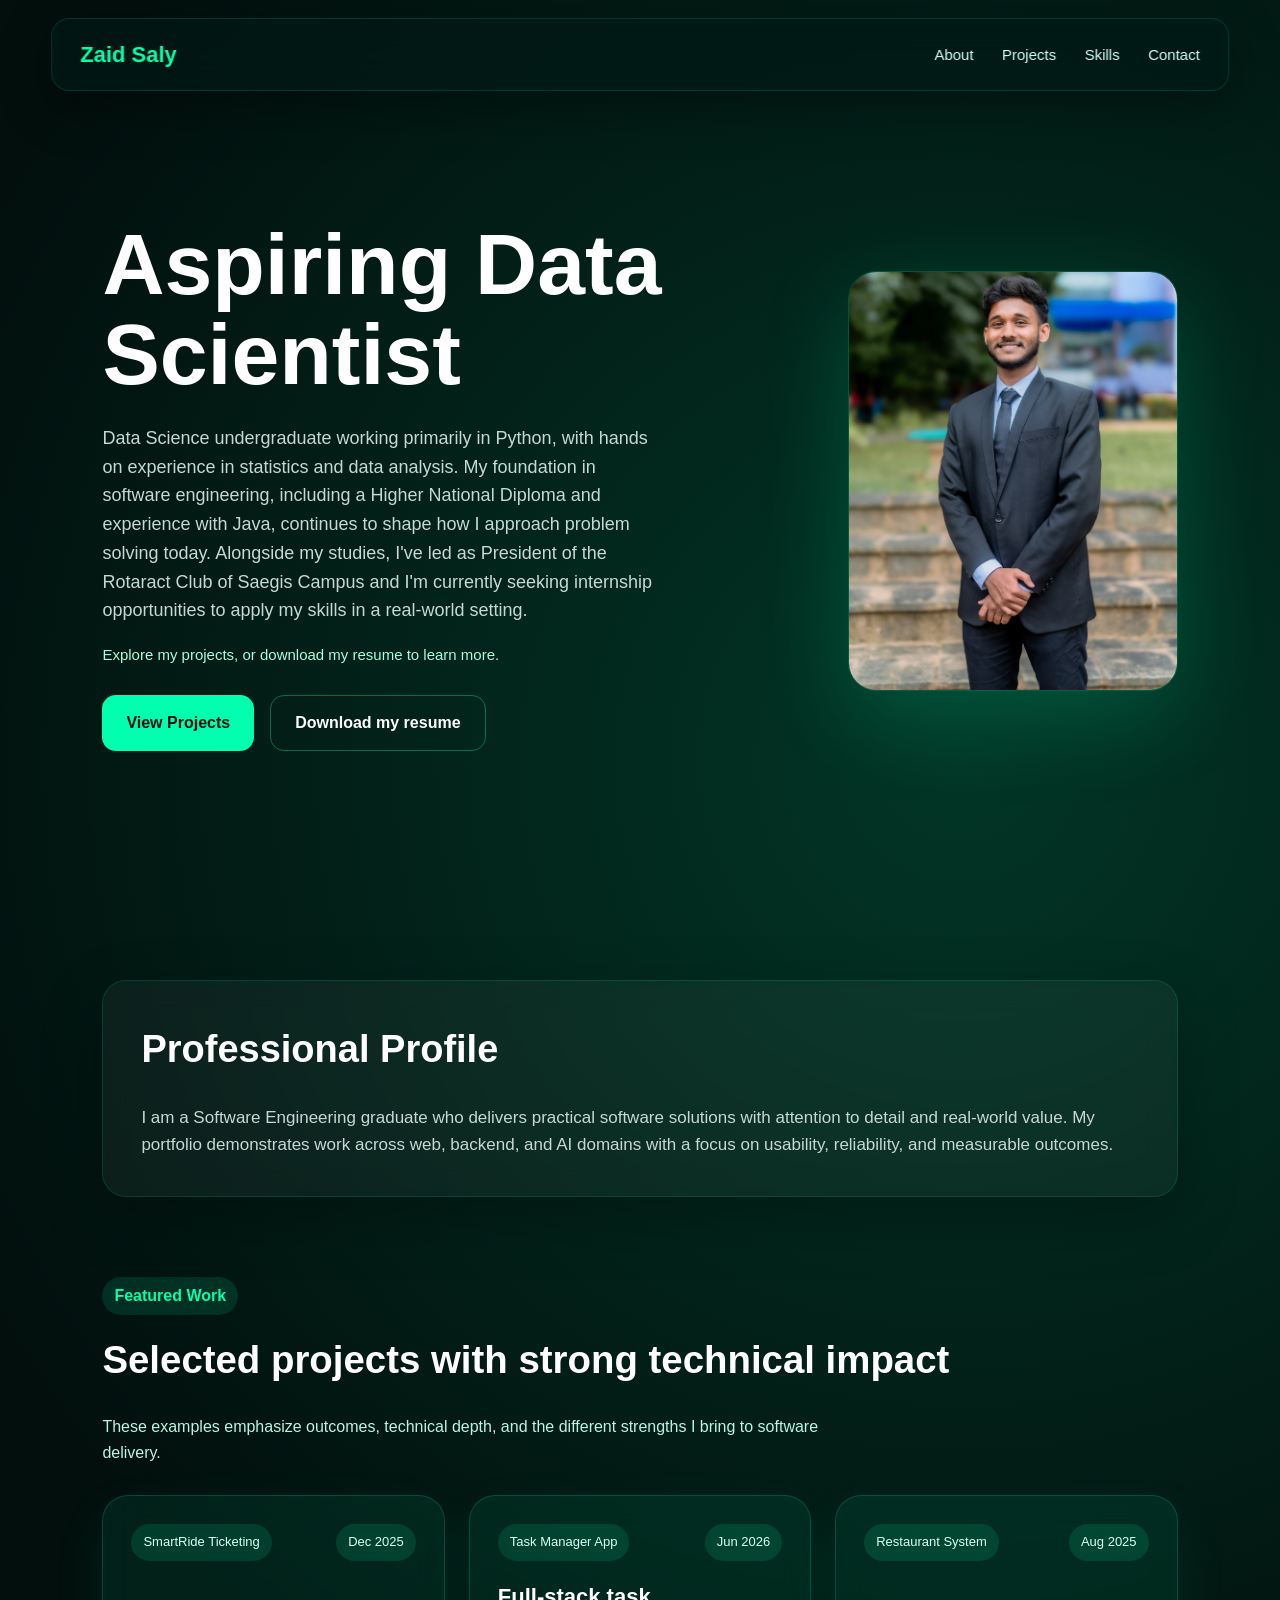
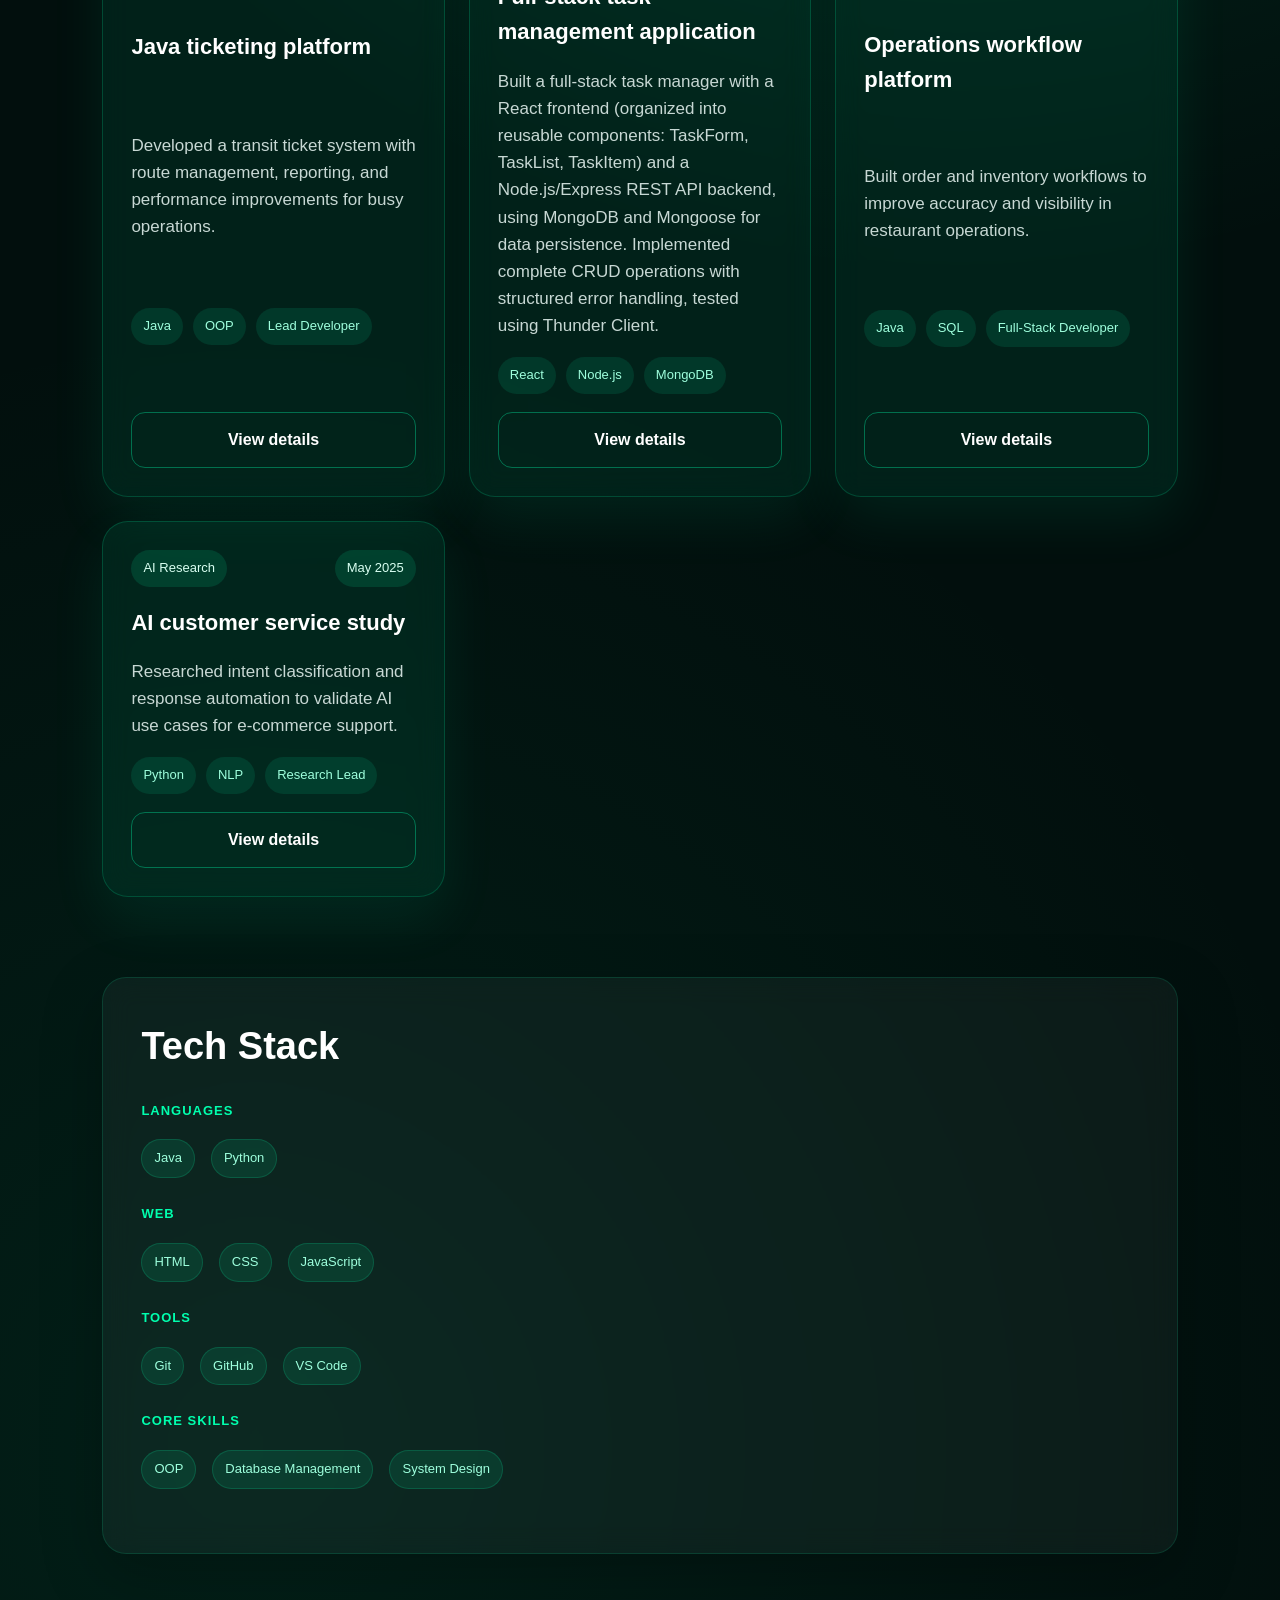
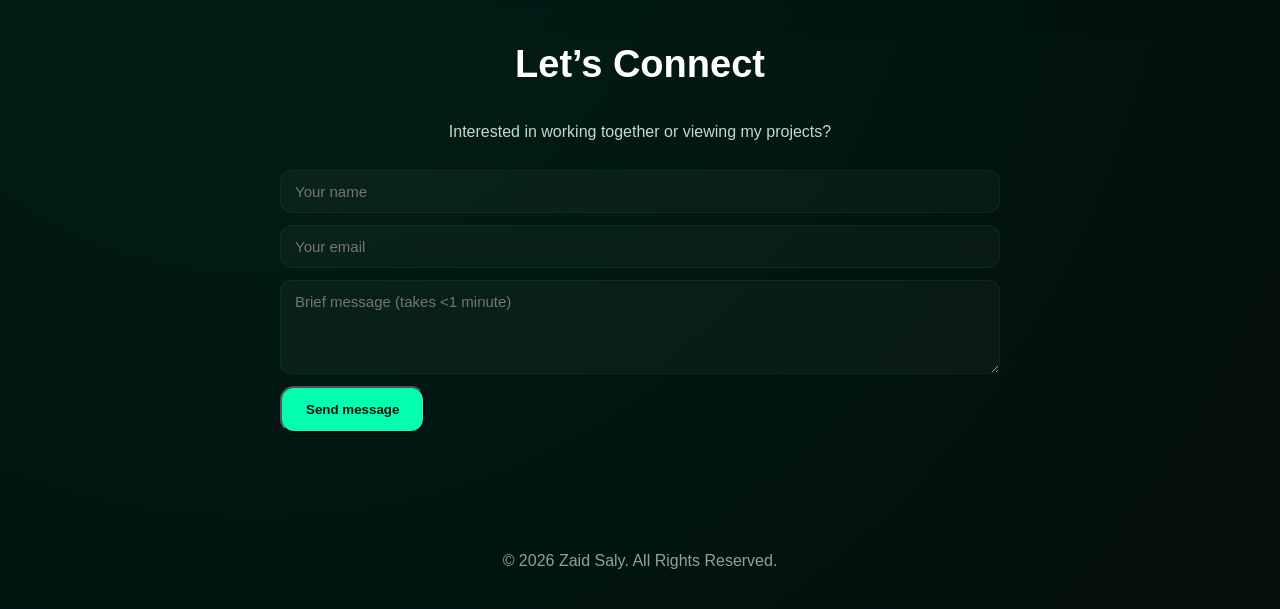
<file: index.html>
<!DOCTYPE html>
<html lang="en">
<head>
  <meta charset="UTF-8" />
  <meta name="viewport" content="width=device-width, initial-scale=1.0" />
  <title>Zaid Saly | Portfolio</title>
  <link rel="stylesheet" href="style.css" />
</head>
<body>

  <nav class="navbar">
    <div class="logo">Zaid Saly</div>
    <div class="nav-links">
      <a href="#about">About</a>
      <a href="#projects">Projects</a>
      <a href="#skills">Skills</a>
      <a href="#contact">Contact</a>
    </div>
  </nav>

  <section class="hero">
    <div class="hero-content">
    
      <h1>Aspiring Data Scientist</h1>
      <p class="hero-text">
Data Science undergraduate working primarily in Python, with hands on experience in statistics and data analysis. My foundation in software engineering, including a Higher National Diploma and experience with Java, continues to shape how I approach problem solving today. Alongside my studies, I've led as President of the Rotaract Club of Saegis Campus and I'm currently seeking internship opportunities to apply my skills in a real-world setting.      </p>
      <p class="hero-note">Explore my projects, or download my resume to learn more.
</p>

      <div class="hero-buttons">
        <a href="#projects" class="btn primary">View Projects</a>
        <a href="cv.pdf" class="btn secondary" download>Download my resume</a>
      </div>
    </div>

    <div class="hero-image">
      <img src="profile.jpg" alt="Zaid Saly" />
    </div>
  </section>

  <section id="about" class="section card">
    <h2>Professional Profile</h2>
    <p>
      I am a Software Engineering graduate who delivers practical software solutions with attention to detail and real-world value. My portfolio demonstrates work across web, backend, and AI domains with a focus on usability, reliability, and measurable outcomes.
    </p>
  </section>

  <section id="projects" class="section featured">
    <div class="featured-header">
      <div>
        <span class="featured-badge">Featured Work</span>
        <h2>Selected projects with strong technical impact</h2>
      </div>
      <p>These examples emphasize outcomes, technical depth, and the different strengths I bring to software delivery.</p>
    </div>

    <div class="featured-grid">
      <article class="featured-card card">
        <div class="featured-card-top">
          <span class="project-label">SmartRide Ticketing</span>
          <span class="project-date">Dec 2025</span>
        </div>
        <h3>Java ticketing platform</h3>
        <p>Developed a transit ticket system with route management, reporting, and performance improvements for busy operations.</p>
        <div class="project-card-meta">
          <span>Java</span>
          <span>OOP</span>
          <span>Lead Developer</span>
        </div>
        <a href="smartride.html" class="btn secondary">View details</a>
      </article>

      <article class="featured-card card">
  <div class="featured-card-top">
    <span class="project-label">Task Manager App</span>
    <span class="project-date">Jun 2026</span>
  </div>
  <h3>Full-stack task management application</h3>
  <p>Built a full-stack task manager with a React frontend (organized into reusable components: TaskForm, TaskList, TaskItem) and a Node.js/Express REST API backend, using MongoDB and Mongoose for data persistence. Implemented complete CRUD operations with structured error handling, tested using Thunder Client.</p>
  <div class="project-card-meta">
    <span>React</span>
    <span>Node.js</span>
    <span>MongoDB</span>
  </div>
  <a href="taskmanager.html" class="btn secondary">View details</a>
</article>

      <article class="featured-card card">
        <div class="featured-card-top">
          <span class="project-label">Restaurant System</span>
          <span class="project-date">Aug 2025</span>
        </div>
        <h3>Operations workflow platform</h3>
        <p>Built order and inventory workflows to improve accuracy and visibility in restaurant operations.</p>
        <div class="project-card-meta">
          <span>Java</span>
          <span>SQL</span>
          <span>Full-Stack Developer</span>
        </div>
        <a href="restaurant.html" class="btn secondary">View details</a>
      </article>

      <article class="featured-card card">
        <div class="featured-card-top">
          <span class="project-label">AI Research</span>
          <span class="project-date">May 2025</span>
        </div>
        <h3>AI customer service study</h3>
        <p>Researched intent classification and response automation to validate AI use cases for e-commerce support.</p>
        <div class="project-card-meta">
          <span>Python</span>
          <span>NLP</span>
          <span>Research Lead</span>
        </div>
        
        <a href="ai-research.html" class="btn secondary">View details</a>
      </article>
    </div>

  </section>

  <section id="skills" class="section card">
    <h2>Tech Stack</h2>

    <div class="skills-category">
      <h3>Languages</h3>
      <div class="skills">
        <span>Java</span>
        <span>Python</span>
      </div>
    </div>

    <div class="skills-category">
      <h3>Web</h3>
      <div class="skills">
        <span>HTML</span>
        <span>CSS</span>
        <span>JavaScript</span>
      </div>
    </div>

    <div class="skills-category">
      <h3>Tools</h3>
      <div class="skills">
        <span>Git</span>
        <span>GitHub</span>
        <span>VS Code</span>
      </div>
    </div>

    <div class="skills-category">
      <h3>Core Skills</h3>
      <div class="skills">
        <span>OOP</span>
        <span>Database Management</span>
        <span>System Design</span>
      </div>
    </div>
  </section>

  <section id="contact" class="section contact">
    <h2>Let’s Connect</h2>
    <p>Interested in working together or viewing my projects?</p>

    <form id="contact-form" class="contact-form" novalidate>
      <input type="text" id="cf-name" name="name" placeholder="Your name" required />
      <input type="email" id="cf-email" name="email" placeholder="Your email" required />
      <textarea id="cf-message" name="message" placeholder="Brief message (takes <1 minute)" rows="4" required></textarea>

      <div class="form-actions">
        <button type="submit" class="btn primary">Send message</button>
      </div>
    </form>

    
  </section>

  <footer>
    <p>© 2026 Zaid Saly. All Rights Reserved.</p>
  </footer>

  <script src="script.js"></script>
</body>
</html>
</file>
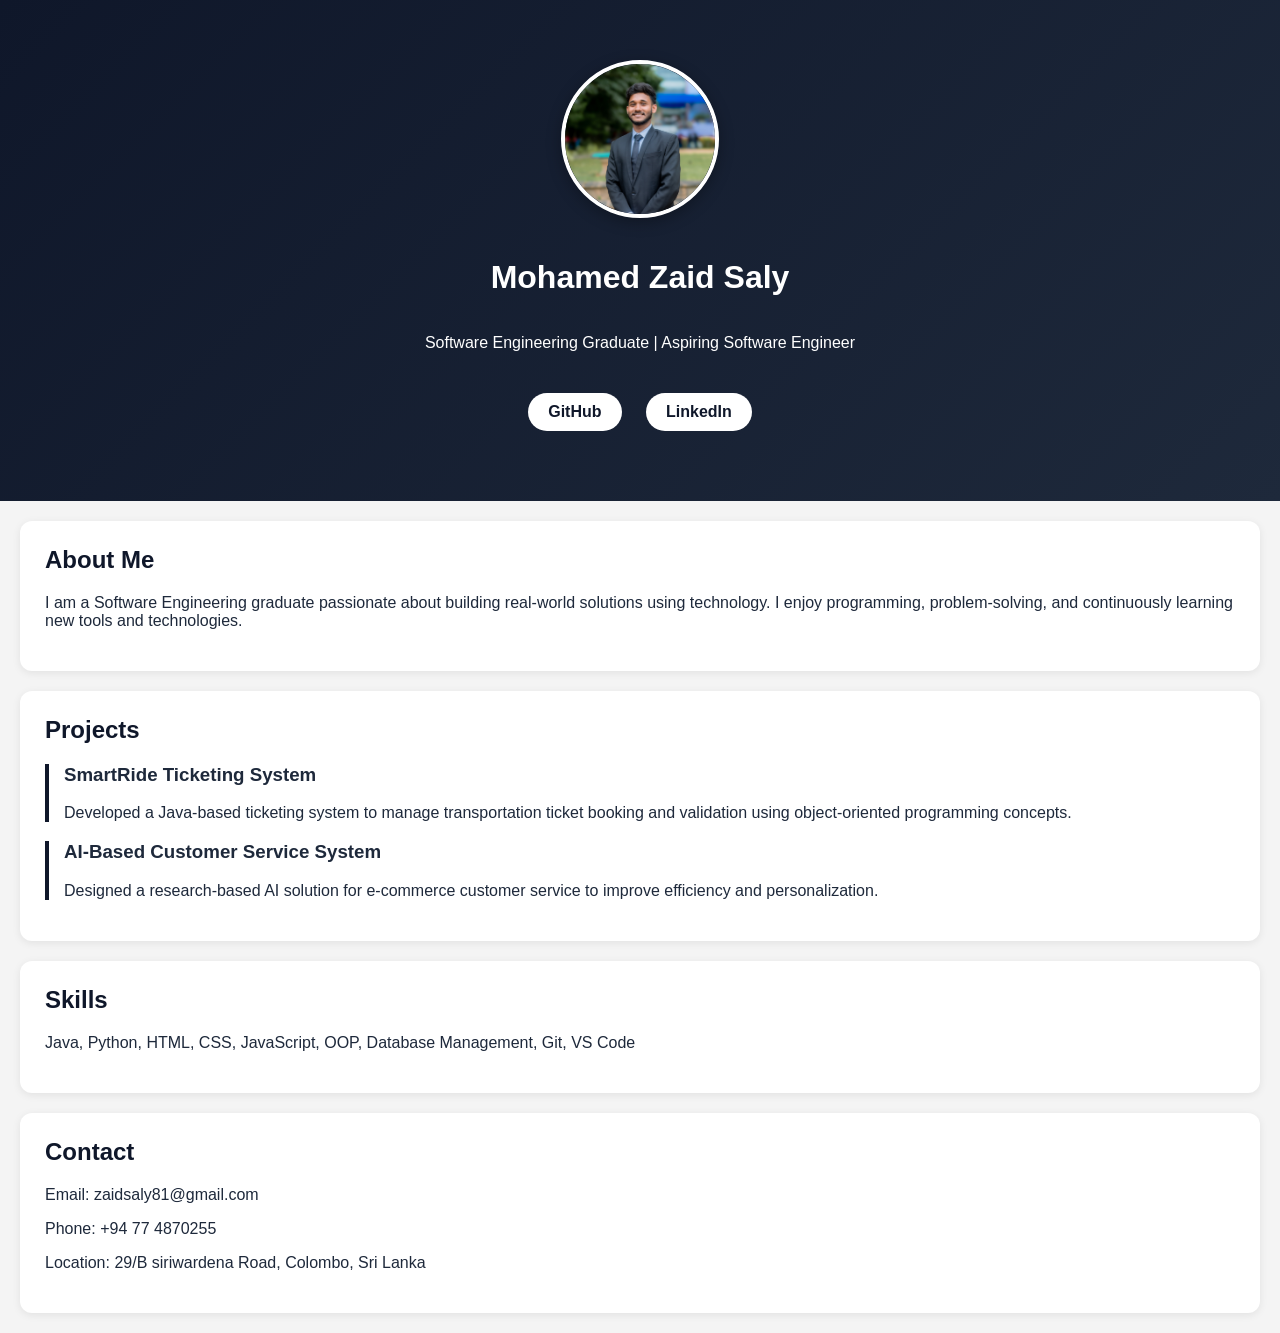
<file: Zaid Portfolio/index.html>
<!DOCTYPE html>
<html lang="en">
<head>
    <meta charset="UTF-8">
    <meta name="viewport" content="width=device-width, initial-scale=1.0">
    <title>Zaid Saly Portfolio</title>
    <link rel="stylesheet" href="style.css">
</head>
<body>

   <header class="hero">
    <div class="hero-content">
        <img src="profile.jpg" alt="Mohamed Zaid Saly" class="profile-pic">

        <h1>Mohamed Zaid Saly</h1>
        <p>Software Engineering Graduate | Aspiring Software Engineer</p>

        <div class="buttons">
           <a href="https://github.com/zaidsaly21" target="_blank" class="btn">GitHub</a>
           <a href="https://www.linkedin.com/in/zaidsaly" target="_blank" class="btn">LinkedIn</a>

        </div>
    </div>
</header>

    <section>
        <h2>About Me</h2>
        <p>I am a Software Engineering graduate passionate about building real-world solutions using technology. I enjoy programming, problem-solving, and continuously learning new tools and technologies.</p>
    </section>

    <section>
        <h2>Projects</h2>

        <div class="project">
            <h3>SmartRide Ticketing System</h3>
            <p>Developed a Java-based ticketing system to manage transportation ticket booking and validation using object-oriented programming concepts.</p>
        </div>

        <div class="project">
            <h3>AI-Based Customer Service System</h3>
            <p>Designed a research-based AI solution for e-commerce customer service to improve efficiency and personalization.</p>
        </div>
    </section>

    <section>
        <h2>Skills</h2>
        <p>Java, Python, HTML, CSS, JavaScript, OOP, Database Management, Git, VS Code</p>
    </section>

    <section>
        <h2>Contact</h2>
        <p>Email: zaidsaly81@gmail.com</p>
        <p>Phone: +94 77 4870255</p>
        <p>Location: 29/B siriwardena Road, Colombo, Sri Lanka</p>
    </section>

</body>
</html>
</file>
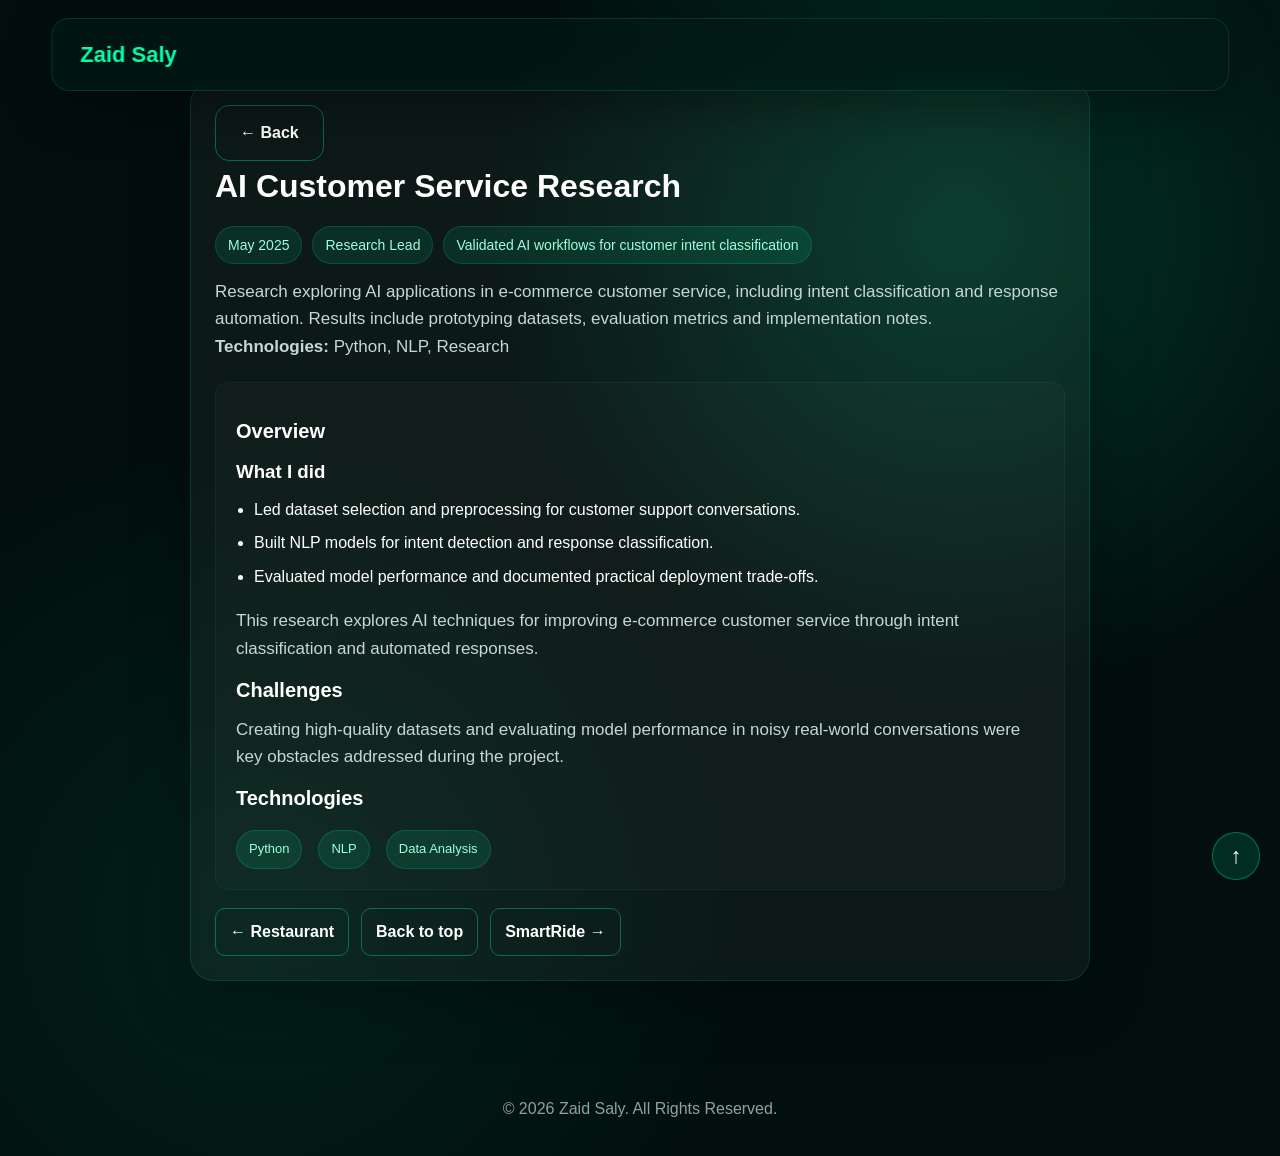
<file: ai-research.html>
<!DOCTYPE html>
<html lang="en">
<head>
  <meta charset="utf-8" />
  <meta name="viewport" content="width=device-width, initial-scale=1" />
  <title>AI Customer Service Research — Zaid Saly</title>
  <link rel="stylesheet" href="style.css" />
</head>
<body id="top">
  <nav class="navbar">
    <div class="logo">Zaid Saly</div>
  </nav>

  <main class="card" style="max-width:900px;margin:80px auto;padding:24px;">
    <a href="index.html" class="btn secondary">← Back</a>
    <h1>AI Customer Service Research</h1>
    <div class="project-meta">
      <span>May 2025</span>
      <span>Research Lead</span>
      <span>Validated AI workflows for customer intent classification</span>
    </div>
    <p>
      Research exploring AI applications in e-commerce customer service, including
      intent classification and response automation. Results include prototyping
      datasets, evaluation metrics and implementation notes.
    </p>
    <p><strong>Technologies:</strong> Python, NLP, Research</p>
    <section class="project-details">
      <h2>Overview</h2>
      <div class="project-summary">
        <h3>What I did</h3>
        <ul>
          <li>Led dataset selection and preprocessing for customer support conversations.</li>
          <li>Built NLP models for intent detection and response classification.</li>
          <li>Evaluated model performance and documented practical deployment trade-offs.</li>
        </ul>
      </div>
      <p>
        This research explores AI techniques for improving e-commerce customer
        service through intent classification and automated responses.
      </p>

      <h2>Challenges</h2>
      <p>
        Creating high-quality datasets and evaluating model performance in noisy real-world
        conversations were key obstacles addressed during the project.
      </p>

      <h2>Technologies</h2>
      <div class="skills">
        <span>Python</span>
        <span>NLP</span>
        <span>Data Analysis</span>
      </div>

    </section>
    <nav class="project-nav">
      <a href="restaurant.html" class="btn secondary" aria-label="Previous project: Restaurant Management System">← Restaurant</a>
      <a href="#top" class="btn secondary" aria-label="Back to top">Back to top</a>
      <a href="smartride.html" class="btn secondary" aria-label="Next project: SmartRide Ticketing System">SmartRide →</a>
    </nav>
  </main>

  <footer>
    <p>© 2026 Zaid Saly. All Rights Reserved.</p>
  </footer>
  <a href="#top" class="back-to-top" aria-label="Back to top">↑</a>
</body>
</html>
</file>
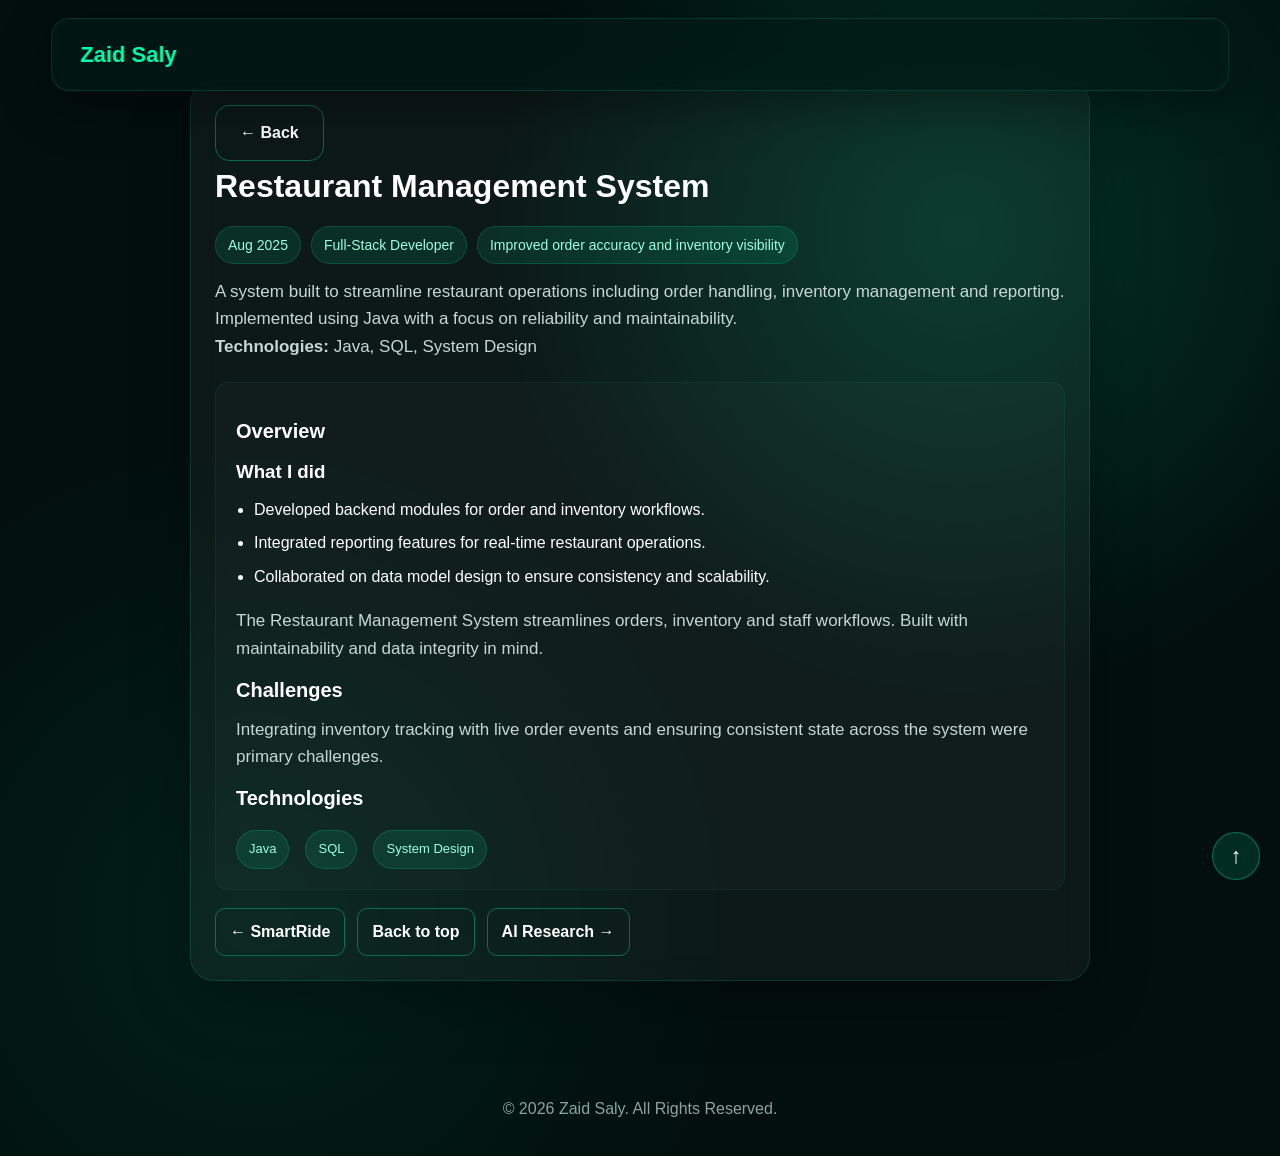
<file: restaurant.html>
<!DOCTYPE html>
<html lang="en">
<head>
  <meta charset="utf-8" />
  <meta name="viewport" content="width=device-width, initial-scale=1" />
  <title>Restaurant Management System — Zaid Saly</title>
  <link rel="stylesheet" href="style.css" />
</head>
<body id="top">
  <nav class="navbar">
    <div class="logo">Zaid Saly</div>
  </nav>

  <main class="card" style="max-width:900px;margin:80px auto;padding:24px;">
    <a href="index.html" class="btn secondary">← Back</a>
    <h1>Restaurant Management System</h1>
    <div class="project-meta">
      <span>Aug 2025</span>
      <span>Full-Stack Developer</span>
      <span>Improved order accuracy and inventory visibility</span>
    </div>
    <p>
      A system built to streamline restaurant operations including order handling,
      inventory management and reporting. Implemented using Java with a focus on
      reliability and maintainability.
    </p>
    <p><strong>Technologies:</strong> Java, SQL, System Design</p>
    <section class="project-details">
      <h2>Overview</h2>
      <div class="project-summary">
        <h3>What I did</h3>
        <ul>
          <li>Developed backend modules for order and inventory workflows.</li>
          <li>Integrated reporting features for real-time restaurant operations.</li>
          <li>Collaborated on data model design to ensure consistency and scalability.</li>
        </ul>
      </div>
      <p>
        The Restaurant Management System streamlines orders, inventory and staff
        workflows. Built with maintainability and data integrity in mind.
      </p>

      <h2>Challenges</h2>
      <p>
        Integrating inventory tracking with live order events and ensuring consistent
        state across the system were primary challenges.
      </p>

      <h2>Technologies</h2>
      <div class="skills">
        <span>Java</span>
        <span>SQL</span>
        <span>System Design</span>
      </div>

    </section>
    <nav class="project-nav">
      <a href="smartride.html" class="btn secondary" aria-label="Previous project: SmartRide Ticketing System">← SmartRide</a>
      <a href="#top" class="btn secondary" aria-label="Back to top">Back to top</a>
      <a href="ai-research.html" class="btn secondary" aria-label="Next project: AI Customer Service Research">AI Research →</a>
    </nav>
  </main>

  <footer>
    <p>© 2026 Zaid Saly. All Rights Reserved.</p>
  </footer>
  <a href="#top" class="back-to-top" aria-label="Back to top">↑</a>
</body>
</html>
</file>
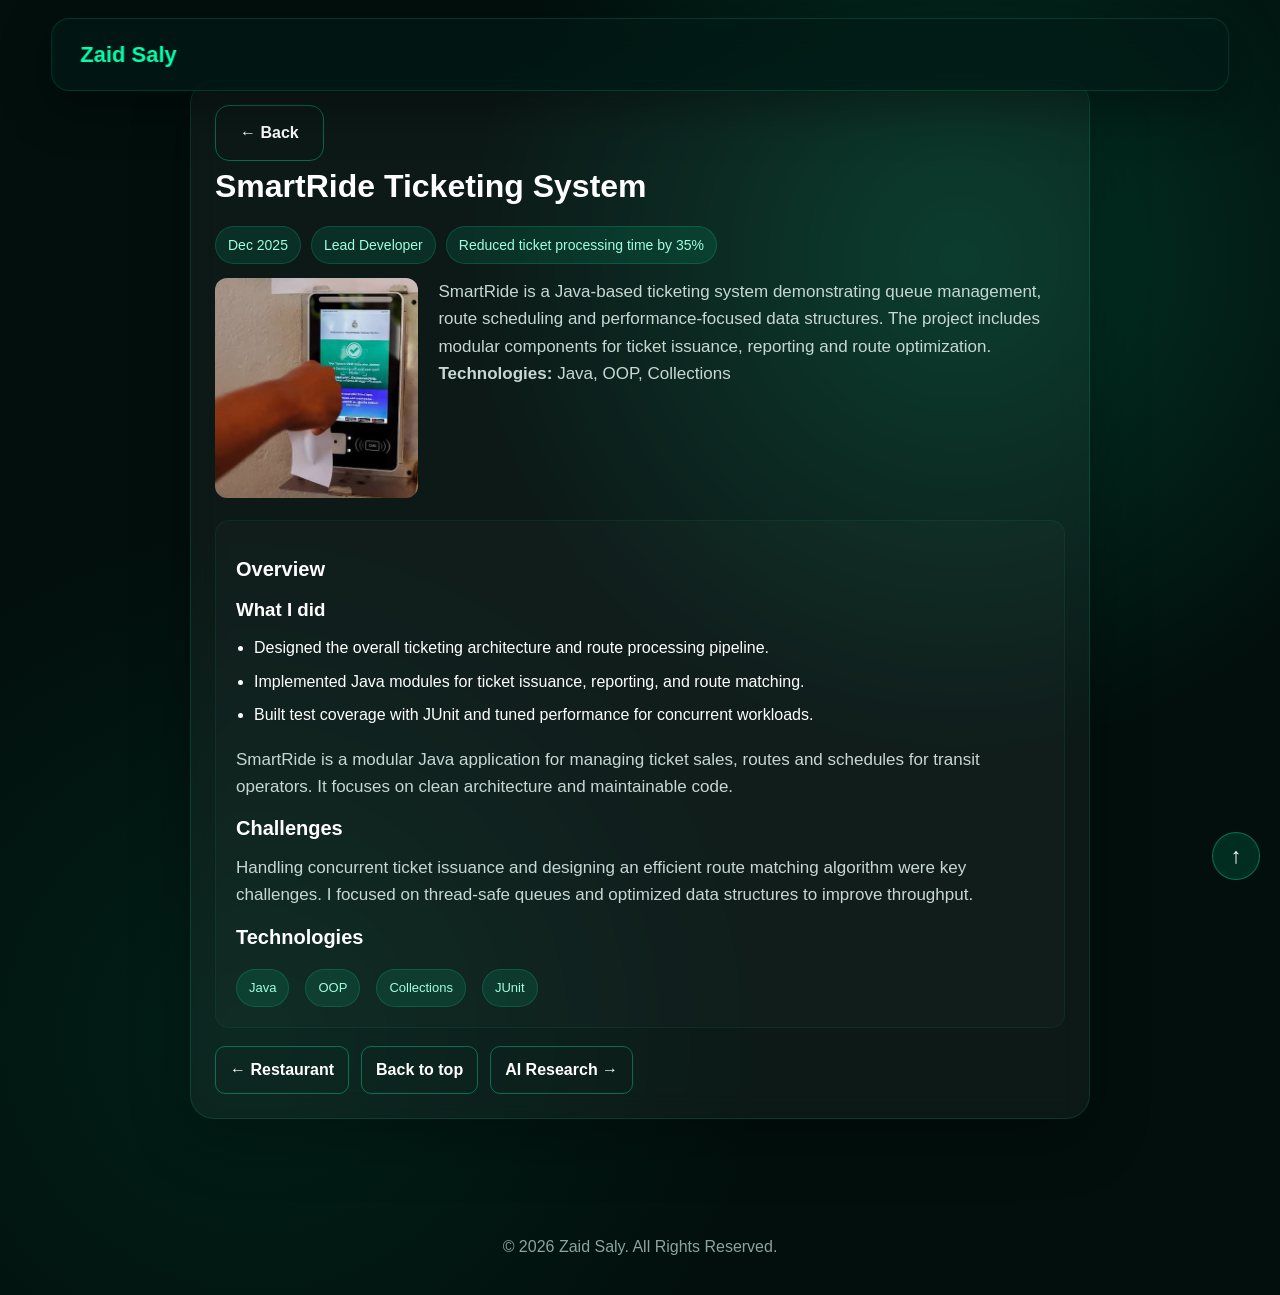
<file: smartride.html>
<!DOCTYPE html>
<html lang="en">
<head>
  <meta charset="utf-8" />
  <meta name="viewport" content="width=device-width, initial-scale=1" />
  <title>SmartRide Ticketing System — Zaid Saly</title>
  <link rel="stylesheet" href="style.css" />
  <style>
    .project-page { max-width: 900px; margin: 80px auto; padding: 24px; }
    .project-hero { display:flex; gap:20px; align-items:flex-start; }
    .project-hero img { width:320px; height:220px; object-fit:cover; border-radius:12px }
  </style>
</head>
<body id="top">
  <nav class="navbar">
    <div class="logo">Zaid Saly</div>
  </nav>

  <main class="project-page card">
    <a href="index.html" class="btn secondary">← Back</a>
    <h1>SmartRide Ticketing System</h1>
    <div class="project-meta">
      <span>Dec 2025</span>
      <span>Lead Developer</span>
      <span>Reduced ticket processing time by 35%</span>
    </div>
    <div class="project-hero">
      <img src="Smart Ride.jpg" alt="SmartRide ticketing terminal" />
      <div>
        <p>
          SmartRide is a Java-based ticketing system demonstrating queue management,
          route scheduling and performance-focused data structures. The project
          includes modular components for ticket issuance, reporting and route optimization.
        </p>
        <p><strong>Technologies:</strong> Java, OOP, Collections</p>
      </div>
    </div>
    <section class="project-details">
      <h2>Overview</h2>
      <div class="project-summary">
        <h3>What I did</h3>
        <ul>
          <li>Designed the overall ticketing architecture and route processing pipeline.</li>
          <li>Implemented Java modules for ticket issuance, reporting, and route matching.</li>
          <li>Built test coverage with JUnit and tuned performance for concurrent workloads.</li>
        </ul>
      </div>
      <p>
        SmartRide is a modular Java application for managing ticket sales, routes and
        schedules for transit operators. It focuses on clean architecture and
        maintainable code.
      </p>

      <h2>Challenges</h2>
      <p>
        Handling concurrent ticket issuance and designing an efficient route matching
        algorithm were key challenges. I focused on thread-safe queues and optimized
        data structures to improve throughput.
      </p>

      <h2>Technologies</h2>
      <div class="skills">
        <span>Java</span>
        <span>OOP</span>
        <span>Collections</span>
        <span>JUnit</span>
      </div>

    </section>
    <nav class="project-nav">
      <a href="restaurant.html" class="btn secondary" aria-label="Previous project: Restaurant Management System">← Restaurant</a>
      <a href="#top" class="btn secondary" aria-label="Back to top">Back to top</a>
      <a href="ai-research.html" class="btn secondary" aria-label="Next project: AI Customer Service Research">AI Research →</a>
    </nav>
  </main>

  <footer>
    <p>© 2026 Zaid Saly. All Rights Reserved.</p>
  </footer>
  <a href="#top" class="back-to-top" aria-label="Back to top">↑</a>
</body>
</html>
</file>
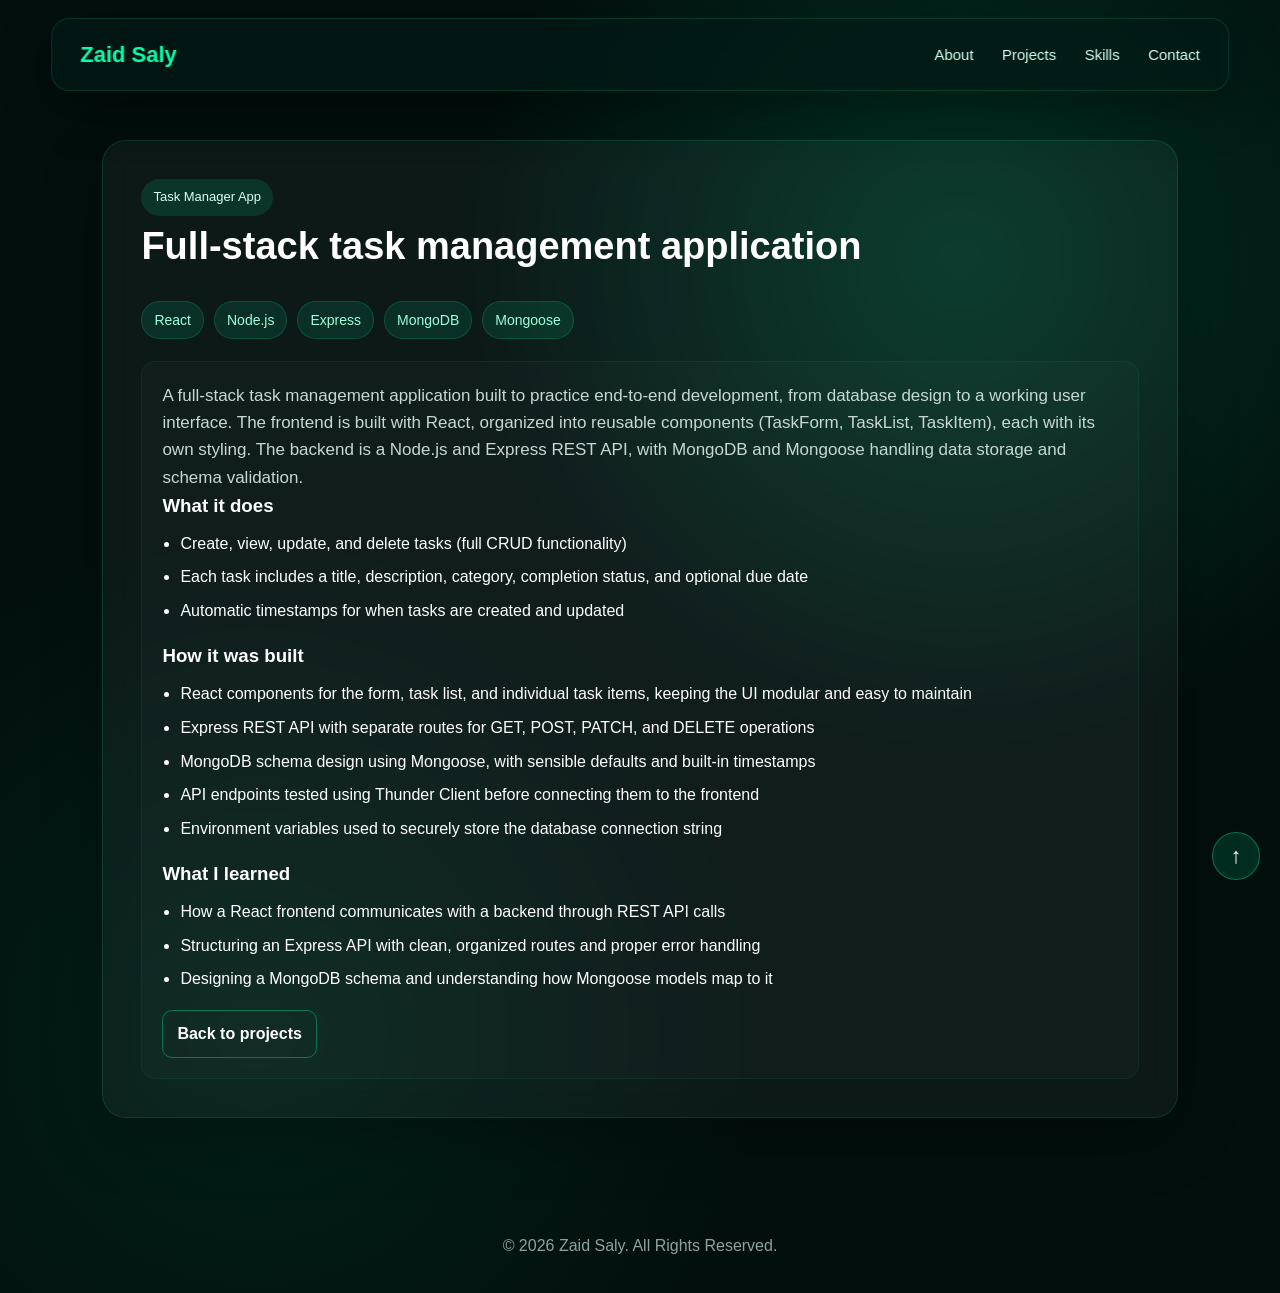
<file: taskmanager.html>
<!DOCTYPE html>
<html lang="en">
<head>
  <meta charset="UTF-8" />
  <meta name="viewport" content="width=device-width, initial-scale=1.0" />
  <title>Task Manager App | Zaid Saly</title>
  <link rel="stylesheet" href="style.css" />
</head>
<body>

  <nav class="navbar">
    <div class="logo">Zaid Saly</div>
    <div class="nav-links">
      <a href="index.html#about">About</a>
      <a href="index.html#projects">Projects</a>
      <a href="index.html#skills">Skills</a>
      <a href="index.html#contact">Contact</a>
    </div>
  </nav>

  <section class="section card" style="margin-top:140px;">
    <span class="project-label">Task Manager App</span>
    <h2>Full-stack task management application</h2>

    <div class="project-meta">
      <span>React</span>
      <span>Node.js</span>
      <span>Express</span>
      <span>MongoDB</span>
      <span>Mongoose</span>
    </div>

    <div class="project-details">
      <p>
        A full-stack task management application built to practice end-to-end development, from database design to a working user interface. The frontend is built with React, organized into reusable components (TaskForm, TaskList, TaskItem), each with its own styling. The backend is a Node.js and Express REST API, with MongoDB and Mongoose handling data storage and schema validation.
      </p>

      <div class="project-summary">
        <h3>What it does</h3>
        <ul>
          <li>Create, view, update, and delete tasks (full CRUD functionality)</li>
          <li>Each task includes a title, description, category, completion status, and optional due date</li>
          <li>Automatic timestamps for when tasks are created and updated</li>
        </ul>

        <h3>How it was built</h3>
        <ul>
          <li>React components for the form, task list, and individual task items, keeping the UI modular and easy to maintain</li>
          <li>Express REST API with separate routes for GET, POST, PATCH, and DELETE operations</li>
          <li>MongoDB schema design using Mongoose, with sensible defaults and built-in timestamps</li>
          <li>API endpoints tested using Thunder Client before connecting them to the frontend</li>
          <li>Environment variables used to securely store the database connection string</li>
        </ul>

        <h3>What I learned</h3>
        <ul>
          <li>How a React frontend communicates with a backend through REST API calls</li>
          <li>Structuring an Express API with clean, organized routes and proper error handling</li>
          <li>Designing a MongoDB schema and understanding how Mongoose models map to it</li>
        </ul>
      </div>

      <div class="project-nav">
        <a href="index.html#projects" class="btn secondary">Back to projects</a>
      </div>
    </div>
  </section>

  <footer>
    <p>© 2026 Zaid Saly. All Rights Reserved.</p>
  </footer>

  <a href="#" class="back-to-top">↑</a>

  <script src="script.js"></script>
</body>
</html>
</file>
<file: style.css>
* {
  margin: 0;
  padding: 0;
  box-sizing: border-box;
  font-family: "Segoe UI", sans-serif;
}

html {
  scroll-behavior: smooth;
}

body {
  background:
    radial-gradient(circle at 75% 20%, rgba(0, 255, 170, 0.16), transparent 35%),
    radial-gradient(circle at 20% 80%, rgba(0, 180, 120, 0.10), transparent 35%),
    #020f0d;
  color: #ffffff;
  line-height: 1.6;
}

/* Navbar */
.navbar {
  position: fixed;
  top: 18px;
  left: 50%;
  transform: translateX(-50%);
  width: 92%;
  max-width: 1180px;
  padding: 18px 28px;
  display: flex;
  justify-content: space-between;
  align-items: center;
  background: rgba(2, 25, 21, 0.72);
  border: 1px solid rgba(0, 255, 170, 0.15);
  border-radius: 18px;
  backdrop-filter: blur(16px);
  z-index: 1000;
  box-shadow: 0 15px 50px rgba(0, 0, 0, 0.35);
}

.logo {
  font-size: 22px;
  font-weight: 700;
  color: #00ffae;
}

.nav-links a {
  color: #d8fff3;
  text-decoration: none;
  margin-left: 24px;
  font-size: 15px;
  transition: 0.3s;
}

.nav-links a:hover {
  color: #00ffae;
}

/* Hero */
.hero {
  min-height: 100vh;
  padding: 150px 8% 80px;
  display: flex;
  justify-content: space-between;
  align-items: center;
  gap: 60px;
}

.hero-content {
  max-width: 650px;
}

.tag {
  color: #00ffae;
  font-weight: 600;
  margin-bottom: 14px;
  letter-spacing: 1px;
}

.hero h1 {
  font-size: clamp(46px, 7vw, 86px);
  line-height: 1.05;
  margin-bottom: 24px;
}

.hero-text {
  max-width: 560px;
  color: #c7d8d4;
  font-size: 18px;
  margin-bottom: 18px;
}

.hero-note {
  color: #a3ffda;
  font-size: 15px;
  max-width: 610px;
  margin-bottom: 28px;
}

.hero-buttons {
  display: flex;
  gap: 16px;
  flex-wrap: wrap;
}

.btn {
  display: inline-flex;
  align-items: center;
  justify-content: center;
  padding: 14px 24px;
  border-radius: 14px;
  text-decoration: none;
  font-weight: 600;
  transition: 0.3s;
}

.btn:focus-visible {
  outline: 2px solid #00ffae;
  outline-offset: 3px;
}

.nav-links a:focus-visible {
  outline: 2px solid #00ffae;
  outline-offset: 3px;
}

.primary {
  background: #00ffae;
  color: #02110d;
}

.primary:hover {
  transform: translateY(-4px);
  box-shadow: 0 15px 40px rgba(0, 255, 174, 0.25);
}

.secondary {
  border: 1px solid rgba(0, 255, 174, 0.35);
  color: #ffffff;
}

.secondary:hover {
  background: rgba(0, 255, 174, 0.10);
  transform: translateY(-4px);
}

/* Hero image */
.hero-image img {
  width: 330px;
  height: 420px;
  object-fit: cover;
  border-radius: 28px;
  border: 1px solid rgba(0, 255, 174, 0.22);
  box-shadow: 0 25px 90px rgba(0, 255, 170, 0.18);
}

/* Sections */
.section {
  width: 84%;
  max-width: 1180px;
  margin: 80px auto;
}

.section h2 {
  font-size: 38px;
  margin-bottom: 24px;
}

.card {
  padding: 38px;
  background: rgba(255, 255, 255, 0.045);
  border: 1px solid rgba(0, 255, 174, 0.13);
  border-radius: 24px;
  backdrop-filter: blur(14px);
  box-shadow: 0 20px 60px rgba(0, 0, 0, 0.25);
}

.card p {
  color: #c7d8d4;
  font-size: 17px;
}



/* Projects */
.project-grid {
  display: grid;
  grid-template-columns: repeat(3, 1fr);
  gap: 26px;
}

.project-card {
  padding: 30px;
  border-radius: 24px;
  background: rgba(255, 255, 255, 0.045);
  border: 1px solid rgba(0, 255, 174, 0.13);
  transition: 0.3s;
}

.project-card:hover {
  transform: translateY(-10px);
  box-shadow: 0 22px 70px rgba(0, 255, 174, 0.12);
}

.project-card h3 {
  font-size: 22px;
  margin-bottom: 14px;
}

.project-card p {
  color: #c7d8d4;
  margin-bottom: 18px;
}

.project-card span,
.skills span {
  display: inline-block;
  margin: 6px 6px 0 0;
  padding: 8px 12px;
  background: rgba(0, 255, 174, 0.10);
  color: #9effdd;
  border: 1px solid rgba(0, 255, 174, 0.16);
  border-radius: 999px;
  font-size: 13px;
}

/* Skills */
.skills-category {
  margin-bottom: 26px;
}

.skills-category h3 {
  font-size: 13px;
  font-weight: 600;
  color: #00ffae;
  text-transform: uppercase;
  letter-spacing: 1px;
  margin-bottom: 12px;
}

.skills {
  display: flex;
  flex-wrap: wrap;
  gap: 10px;
}

/* Contact */
.contact {
  text-align: center;
}

.contact p {
  color: #c7d8d4;
  margin-bottom: 26px;
}

.contact .hero-buttons {
  justify-content: center;
}

/* CTA tweaks */
.cta-primary {
  padding: 16px 28px;
  font-size: 18px;
  border-radius: 18px;
  box-shadow: 0 18px 50px rgba(0, 255, 174, 0.18);
}

.contact .hero-buttons .secondary {
  min-width: 140px;
}

/* Contact form */
.contact-form {
  margin: 20px auto 28px;
  max-width: 720px;
  display: grid;
  gap: 12px;
}

.contact-form input,
.contact-form textarea {
  width: 100%;
  padding: 12px 14px;
  border-radius: 12px;
  background: rgba(255,255,255,0.03);
  border: 1px solid rgba(0,255,174,0.08);
  color: #e7fff4;
  font-size: 15px;
}

.contact-form textarea { resize: vertical; }

.form-actions {
  display: flex;
  gap: 12px;
  align-items: center;
}

.form-note {
  color: #c7d8d4;
  font-size: 14px;
  margin-top: 8px;
}

.contact-form a { text-decoration: none; }

.sr-only {
  position: absolute !important;
  width: 1px; height: 1px; padding: 0; margin: -1px; overflow: hidden;
  clip: rect(0,0,0,0); white-space: nowrap; border: 0;
}

/* Footer */
footer {
  text-align: center;
  padding: 35px 20px;
  color: #8da39d;
}

/* Animation */
.reveal {
  opacity: 0;
  transform: translateY(35px);
  transition: 0.8s ease;
}

.reveal.active {
  opacity: 1;
  transform: translateY(0);
}

/* Mobile */
@media (max-width: 900px) {
  .hero {
    flex-direction: column;
    text-align: center;
    padding-top: 140px;
  }

  .hero-buttons {
    justify-content: center;
  }

  .project-grid {
    grid-template-columns: 1fr;
  }

  .nav-links {
    display: none;
  }

  .hero-image img {
    width: 280px;
    height: 360px;
  }
}

/* Featured project section */
.featured {
  margin-top: 40px;
}

.featured-header {
  display: flex;
  flex-direction: column;
  gap: 16px;
  margin-bottom: 30px;
}

.featured-badge {
  display: inline-block;
  background: rgba(0,255,174,0.12);
  color: #00ffae;
  padding: 6px 12px;
  border-radius: 999px;
  font-weight: 700;
  margin-bottom: 14px;
}

.featured-header h2 {
  font-size: clamp(32px, 3vw, 40px);
  margin-bottom: 8px;
}

.featured-header p {
  max-width: 720px;
  color: #b8f5df;
}

.featured-grid {
  display: grid;
  grid-template-columns: repeat(3, minmax(0, 1fr));
  gap: 24px;
}

.featured-card {
  display: flex;
  flex-direction: column;
  justify-content: space-between;
  gap: 18px;
  padding: 28px;
  border-radius: 26px;
  background: rgba(0, 255, 174, 0.08);
  border: 1px solid rgba(0, 255, 174, 0.18);
  box-shadow: 0 22px 55px rgba(0, 255, 174, 0.08);
}

.featured-card-top {
  display: flex;
  justify-content: space-between;
  align-items: center;
  gap: 12px;
}

.project-label,
.project-date {
  display: inline-flex;
  align-items: center;
  gap: 6px;
  padding: 8px 12px;
  border-radius: 999px;
  font-size: 13px;
  background: rgba(0, 255, 174, 0.12);
  color: #d8fff2;
}

.featured-card h3 {
  font-size: 22px;
}

.project-card-meta {
  display: flex;
  flex-wrap: wrap;
  gap: 10px;
}

.project-card-meta span {
  display: inline-flex;
  align-items: center;
  padding: 8px 12px;
  border-radius: 999px;
  background: rgba(0, 255, 174, 0.1);
  color: #9effdd;
  font-size: 13px;
}

@media (max-width: 1000px) {
  .featured-grid {
    grid-template-columns: repeat(2, minmax(0, 1fr));
  }
}

@media (max-width: 700px) {
  .featured-grid {
    grid-template-columns: 1fr;
  }
}

.project-thumb img {
  width: 100%;
  height: 140px;
  object-fit: cover;
  border-radius: 12px;
  margin-bottom: 10px;
}

.project-thumb h3 {
  font-size: 18px;
  margin-bottom: 6px;
}

@media (max-width: 900px) {
  .featured-inner {
    grid-template-columns: 1fr;
  }
}

/* Project detail sections */
.project-details {
  margin-top: 22px;
  padding: 20px;
  background: rgba(255,255,255,0.02);
  border-radius: 14px;
  border: 1px solid rgba(0,255,174,0.06);
}

.project-details h2 {
  margin-top: 12px;
  margin-bottom: 10px;
  font-size: 20px;
}

.project-details ul { margin-left: 18px; }

.project-details a.btn { margin-right: 10px; }

.project-meta,
.project-thumb-meta {
  display: flex;
  flex-wrap: wrap;
  gap: 10px;
  margin: 14px 0;
}

.project-meta span,
.project-thumb-meta span {
  background: rgba(0,255,174,0.1);
  color: #9effdd;
  border: 1px solid rgba(0,255,174,0.16);
  border-radius: 999px;
  padding: 7px 12px;
  font-size: 14px;
}

.project-summary h3 {
  margin-bottom: 10px;
}

.project-summary ul {
  margin-left: 18px;
  margin-bottom: 18px;
}

.project-summary li {
  margin-bottom: 8px;
}

/* Project page navigation */
.project-nav {
  display: flex;
  gap: 12px;
  margin-top: 18px;
  align-items: center;
}

.project-nav a.btn {
  padding: 10px 14px;
  border-radius: 10px;
}

.back-to-top {
  position: fixed;
  right: 20px;
  bottom: 20px;
  width: 48px;
  height: 48px;
  display: inline-flex;
  justify-content: center;
  align-items: center;
  background: rgba(0, 255, 174, 0.12);
  color: #ffffff;
  border: 1px solid rgba(0, 255, 174, 0.35);
  border-radius: 50%;
  text-decoration: none;
  font-size: 22px;
  transition: transform 0.2s ease, background 0.2s ease;
  z-index: 1000;
}

.back-to-top:hover,
.back-to-top:focus-visible {
  transform: translateY(-3px);
  background: rgba(0, 255, 174, 0.2);
}
</file>
<file: Zaid Portfolio/style.css>
body {
    font-family: Arial, sans-serif;
    margin: 0;
    background-color: #f4f4f4;
    color: #1e293b;
}

header {
    background: #0f172a;
    color: white;
    text-align: center;
    padding: 50px 20px;
}

section {
    background: white;
    margin: 20px;
    padding: 25px;
    border-radius: 12px;
    box-shadow: 0 2px 8px rgba(0, 0, 0, 0.08);
}

h2 {
    margin-top: 0;
    color: #0f172a;
}

.project {
    border-left: 4px solid #0f172a;
    padding-left: 15px;
    margin-top: 15px;
}

.buttons {
    margin-top: 15px;
}

.btn {
    display: inline-block;
    margin: 10px;
    padding: 10px 20px;
    background: white;
    color: #0f172a;
    text-decoration: none;
    border-radius: 25px;
    font-weight: bold;
    transition: 0.3s;
}

.btn:hover {
    background: #38bdf8;
    color: white;
}
section:hover {
    transform: translateY(-5px);
    transition: 0.3s;
}

.hero {
    background: linear-gradient(135deg, #0f172a, #1e293b);
    color: white;
    text-align: center;
    padding: 60px 20px;
}

.hero-content {
    max-width: 800px;
    margin: 0 auto;
    display: flex;
    flex-direction: column;
    align-items: center;
    justify-content: center;
}

.profile-pic {
    width: 150px;
    height: 150px;
    object-fit: cover;
    object-position: top;   /* 🔥 THIS FIXES YOUR HEAD */
    border-radius: 50%;
    border: 4px solid white;
    margin-bottom: 20px;
    box-shadow: 0 4px 15px rgba(0,0,0,0.3);
}
</file>
